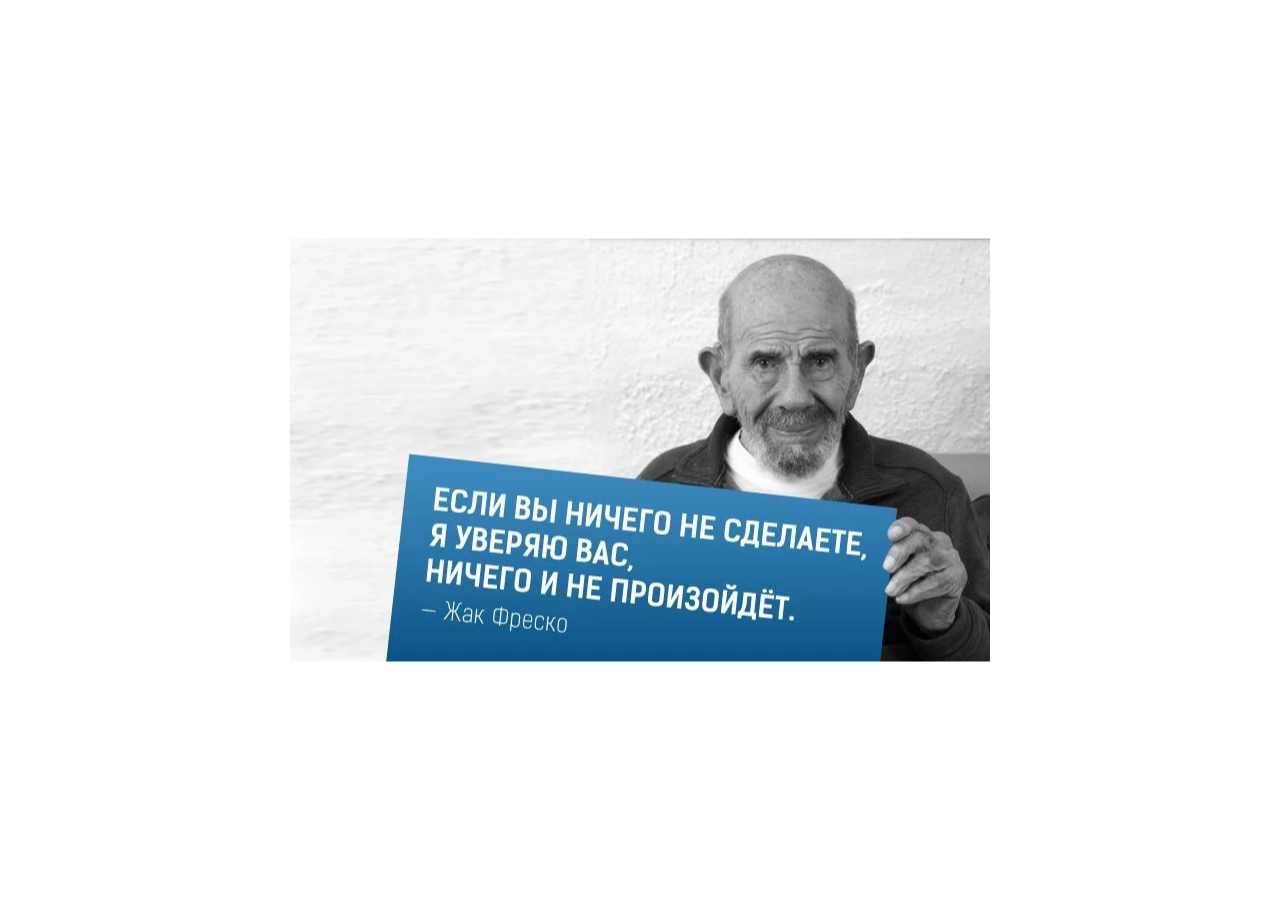
<file: jak.html>
<!DOCTYPE html>
<html lang="en">
<head>
    <meta charset="UTF-8">
    <meta name="viewport" content="width=device-width, initial-scale=1.0">
    <title>Деятельность</title>
    <style>
        img{
            position: absolute;
            left: 50%;
            top: 50%;
            transform: translate(-50%, -50%);
        }
    </style>
</head>
<body>
    <img src="img/Jak.jpg" alt="">
</body>
</html>
</file>
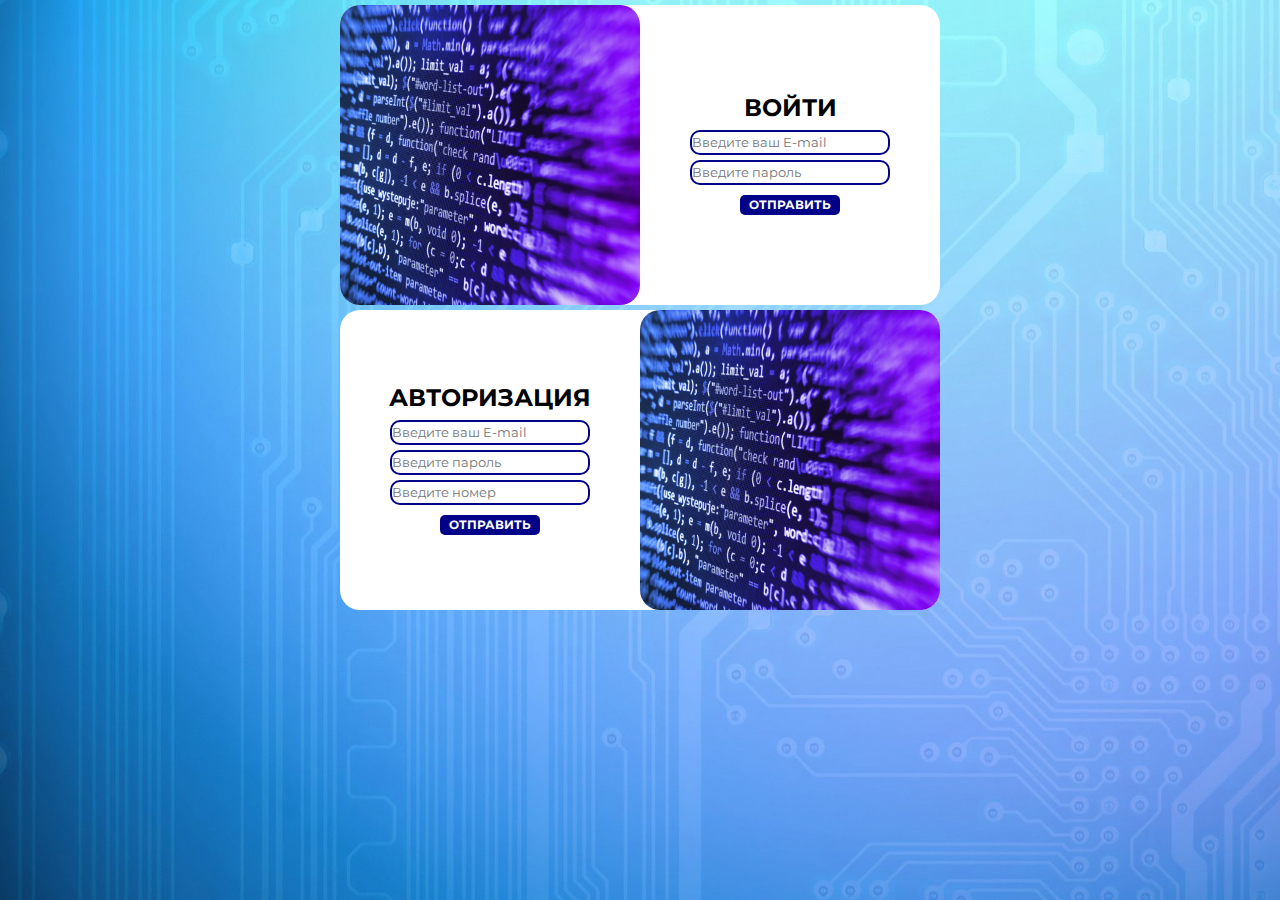
<file: lc.html>
<!DOCTYPE html>
<html lang="en">
<head>
    <meta charset="UTF-8">
    <meta http-equiv="X-UA-Compatible" content="IE=edge">
    <meta name="viewport" content="width=device-width, initial-scale=1.0">
    <link rel="preconnect" href="https://fonts.googleapis.com">
    <link rel="preconnect" href="https://fonts.gstatic.com" crossorigin>
    <link href="https://fonts.googleapis.com/css2?family=Montserrat:wght@400;500;600;700;800;900&display=swap" rel="stylesheet">
    <link rel="stylesheet" href="lc.css">
    <title>Личный кабинет</title>
</head>
<body>
    
    <div class="wrapper">
        
        <main class="main">
            <div class="_container">
                <div class="registr">
                    <div class="main__vhod">
                        <div class="vhod__body">
                            <img src="video/photo_5287588462523960067_y.jpg" alt="" class="vhod__img" width="300px" height="300px">
                            <form action="#" class="vhod">
                                <div class="title">Войти</div>
                                <input type="email" class="vhod__email email" placeholder="Введите ваш E-mail">
                                <input type="password" class="vhod__password password" placeholder="Введите пароль">
                                <button class="vhod__btn btn">
                                    отправить
                                </button>
                            </form>    
                        </div>
                    </div>            
                    <div class="main__reg">
                        <div class="vhod__body">
                            <form action="#" class="reg">
                                <div class="title">Авторизация</div>
                                <input type="email" class="reg__email email" placeholder="Введите ваш E-mail">
                                <input type="password" class="reg__password password" placeholder="Введите пароль">
                                <input type="tel" class="tel" placeholder="Введите номер">
                                <button class="reg__btn btn">
                                    отправить
                                </button>
                            </form>
                            <img src="video/photo_5287588462523960067_y.jpg" alt="" class="vhod__img" width="300px" height="300px">
                        </div>  
                </div>  
            </div>
        </main>
        
    </div>


    <script src="jquery.js"></script>
    <script src="main.js"></script>
</body>
</html>
</file>
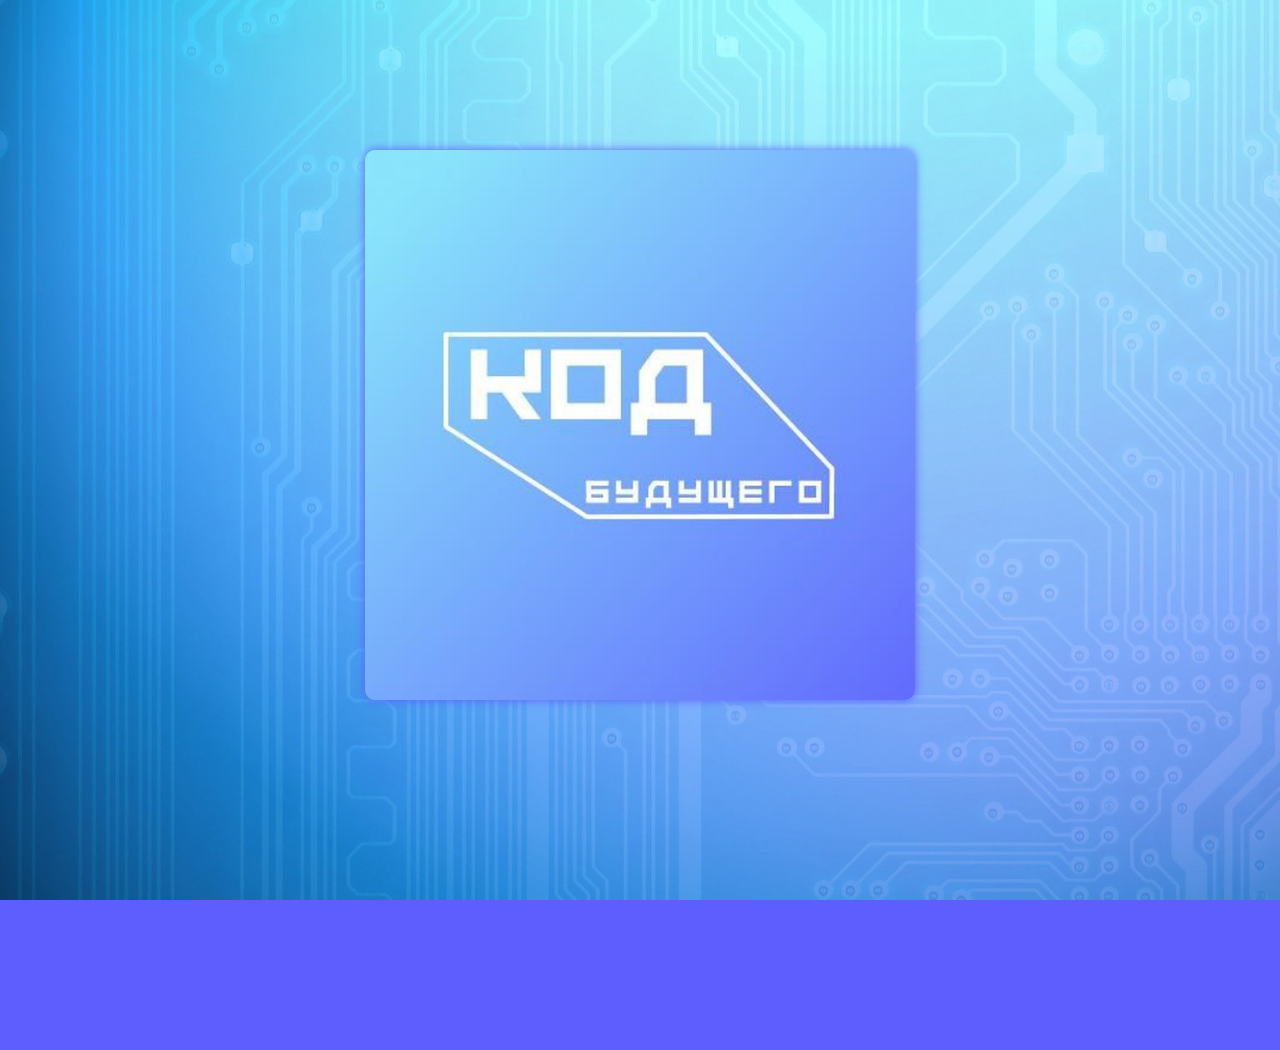
<file: mero.html>
<!DOCTYPE html>
<html lang="en">
<head>
    <meta charset="UTF-8">
    <meta name="viewport" content="width=device-width, initial-scale=1.0">
    <link rel="preconnect" href="https://fonts.googleapis.com">
    <link rel="preconnect" href="https://fonts.gstatic.com" crossorigin>
    <link href="https://fonts.googleapis.com/css2?family=Montserrat:wght@400;500;600;700;800;900&display=swap" rel="stylesheet">
    <link rel="stylesheet" href="mero.css">
    <title>Мероприятия</title>
</head>
<body>
    <main class="main">
        <div class="_container">
            <div class="main__card">
                <div class="card__image"><img src="img/Хакатон.jpg" alt=""></div>
                <div class="card__info">
                    <div class="card__title">Хакатон 2.0</div>
                    <div class="card__subtitle">11 июля состоится вторая часть ХАКАТОН 2.0.<br>Не пропустите главное событие лета! </div>
                </div>
            </div>
        </div>
    </main>
</body>
</html>
</file>
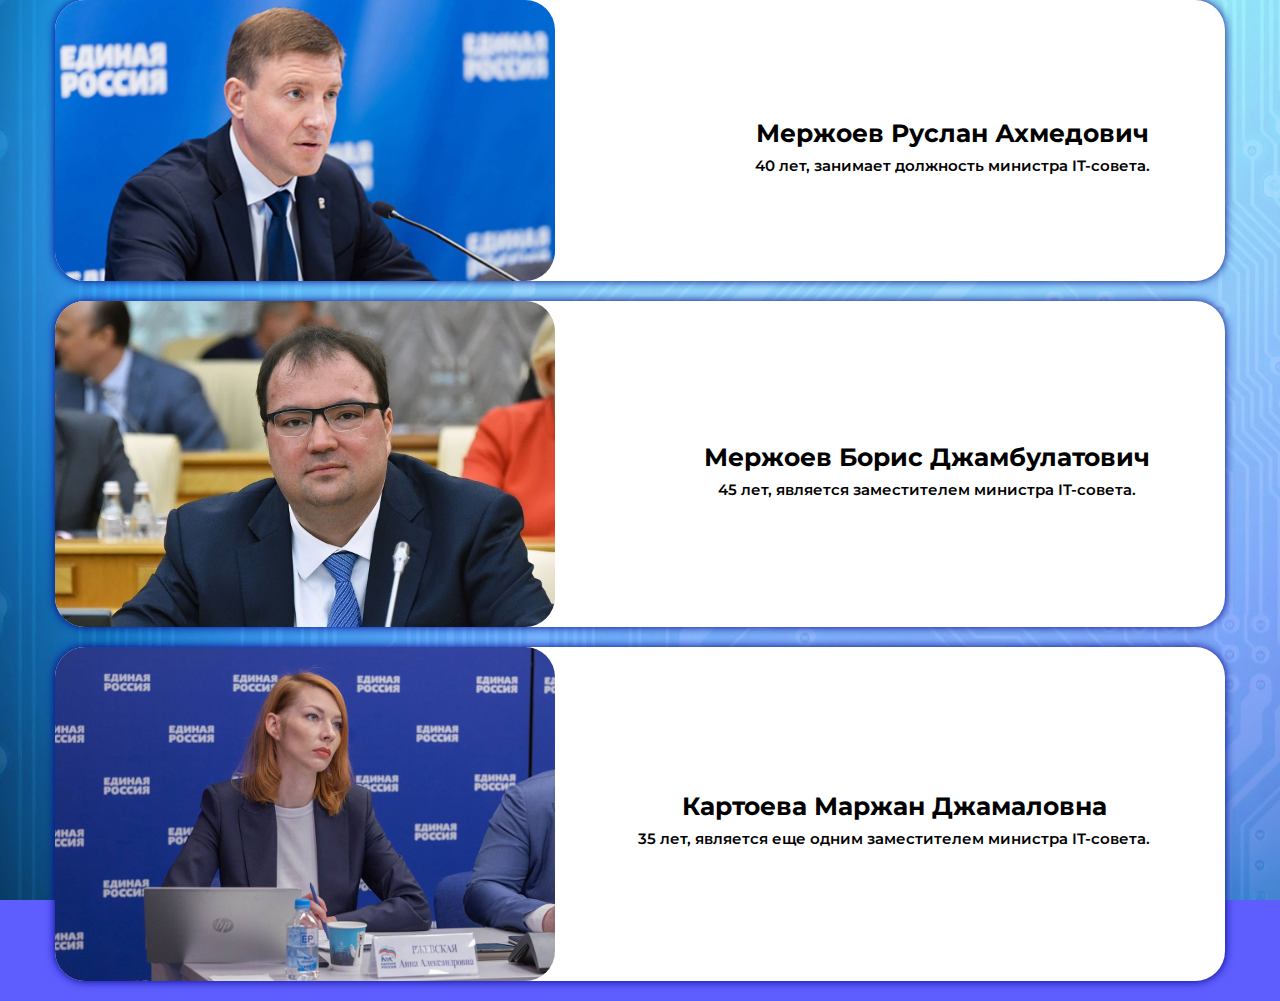
<file: sost.html>
<!DOCTYPE html>
<html lang="en">
<head>
    <meta charset="UTF-8">
    <meta name="viewport" content="width=device-width, initial-scale=1.0">
    <link rel="preconnect" href="https://fonts.googleapis.com">
    <link rel="preconnect" href="https://fonts.gstatic.com" crossorigin>
    <link href="https://fonts.googleapis.com/css2?family=Montserrat:wght@400;500;600;700;800;900&display=swap" rel="stylesheet">
    <link rel="stylesheet" href="sost.css">
    <title>Состав совета</title>
</head>
<body>
    <main class="main">
        <div class="_container">
            <div class="main__blocks">
                <div class="main__persone persone1">
                    <img src="img/persone1.jpg" alt="">
                    <div class="persone__info">
                        <div class="persone__title">Мержоев Руслан Ахмедович</div>
                        <div class="persone__subtitle">40 лет, занимает должность министра IT-совета. </div>
                    </div>    
                </div>
                <div class="main__persone persone2">
                    <img src="img/persone2.jpg" alt="">
                    <div class="persone__info">
                        <div class="persone__title">Мержоев Борис Джамбулатович</div>
                        <div class="persone__subtitle">45 лет, является заместителем министра IT-совета.</div>
                    </div>
                </div>
                <div class="main__persone persone3">
                    <img src="img/persone3.jpg" alt="">
                    <div class="persone__info">
                        <div class="persone__title">Картоева Маржан Джамаловна</div>
                        <div class="persone__subtitle">35 лет, является еще одним заместителем министра IT-совета.</div>
                    </div>
                </div>
            </div>
        </div>
    </main>
</body>
</html>
</file>
<file: lc.css>
*{padding: 0;margin: 0;border: 0;}
*,*:before,*:after{-moz-box-sizing: border-box;-webkit-box-sizing: border-box;box-sizing: border-box;}
:focus,:active{outline: none;}
a:focus,a:active{outline: none;}
nav,footer,header,aside{display: block;}
html,body{height:100%;width:100%;font-size:100%;line-height:1;font-size:14px;-ms-text-size-adjust:100%;-moz-text-size-adjust:100%;-webkit-text-size-adjust:100%;}
input,button,textarea{font-family:inherit;}
input::-ms-clear{display: none;}
button{cursor: pointer;}
button::-moz-focus-inner{padding:0;border:0;}
a,a:visited{text-decoration: none;}
a:hover{text-decoration: none;}
ul li{list-style: none;}
img{vertical-align: top;}
h1,h2,h3,h4,h5,h6{font-size:inherit;font-weight: inherit;}

.alsl{
    opacity: 0;
}

.button{
    transition: .1s linear;
    box-shadow: 0 0 10px rgb(2, 2, 137);
}

.button:hover{
    opacity: .6;
}

body{
    overflow: hidden;
    background: url(img/background.jpg) fixed;
    background-size: cover;
    background-color: rgb(94, 94, 255);
}

.body{
    font-family: 'Montserrat', sans-serif;
    overflow-x: hidden;
}

.dont{
    overflow: hidden;
    color: #000;
}

.wrapper{
    display: flex;
    flex-direction: column;
}
.main{
    flex: 1 1 auto;
}

._container{
    width: 100%;
    max-width: 1200px;
    margin: 0 auto;
    padding: 0 15px;
}


/* HEADER */

.header{
    width: 100%;
    position: fixed;
    z-index: 50;
    background-color: #fff;
}
.header__body{
    display: flex;
    justify-content: space-between;
    align-items: center;
    min-height: 80px;
}
.header__image{
    flex: 0 75px;
}
.header__image img{
    width: 100%;
}
.header__title{
    text-transform: uppercase;
    font-family: Montserrat;
    font-size: 24px;
    font-weight: 700;
}
.header__burger{
    width: 30px;
    height: 18px;
    display: flex;
    align-items: center;
    justify-content: center;
    position: relative;
    cursor: pointer;
}
.header__burger span{
    width: 100%;
    height: 2px;
    background-color: #000;
}
.header__burger:before{
    content: '';
    position: absolute;
    top: 0;
    height: 2px;
    width: 100%;
    background: #000;
}
.header__burger:after{
    content: '';
    position: absolute;
    bottom: 0;
    height: 2px;
    width: 100%;
    background: #000;
}
.header__nav{
    height: 100%;
    width: 150px;
    position: fixed;
    right: -150px;
    background: rgb(2, 2, 137);
    z-index: 51;
    transition: .2s linear;
}
.header__list{
    display: flex;
    flex-direction: column;
    justify-content: space-around;
    height: 100%;
    align-items: center;
    text-align: center;
}
.header__link{
    color: #fff;
    font-family: Montserrat;
    position: relative;
}
.header__link:after{
    content: '';
    width: 100%;
    height: 1px;
    background: #fff;
    position: absolute;
    left: 0;
    bottom: 0;
    transition: .1s linear;
    opacity: 0;
}

.header__link:hover::after{
    opacity: 1;
}

.open{
    right: 0;
}

.nav__krest{
    position: absolute;
    display: flex;
    justify-content: center;
    align-items: center;
    cursor: pointer;
    width: 30px;
    height: 30px;
}
.nav__krest:before{
    content: '';
    position: absolute;
    width: 20px;
    height: 2px;
    background-color: #fff;
    left: 10px;
    top: 20px;
    transform: rotate(45deg);
}
.nav__krest:after{
    content: '';
    position: absolute;
    width: 20px;
    height: 2px;
    background-color: #fff;
    left: 10px;
    top: 20px;
    transform: rotate(-45deg);
}


.header__van{
    background: rgb(2, 2, 137);
    color: #fff;
    font-family: Montserrat;
    text-transform: uppercase;
    font-weight: 700;
}

/* MAIN */




.registr{
    display: flex;
    flex-direction: column;
    width: 100%;
    height: 100%;
    align-items: center;
}
.main__vhod{
    margin-top: 5px;
    width: 600px;
    height: 300px;
    background: #fff;
    border-radius: 20px;
}
.main__reg{
    width: 600px;
    height: 300px;
    background: #fff;
    border-radius: 20px;
    margin-top: 5px;
}
.vhod__body{
    display: flex;
    justify-content: space-between;
}
.vhod__img{
    border-radius: 20px;
}
.reg{
    display: flex;
    flex-direction: column;
    justify-content: center;
    align-items: center;
    text-align: center;
    width: 50%;
}
.vhod{
    display: flex;
    flex-direction: column;
    justify-content: center;
    align-items: center;
    text-align: center;
    width: 50%;
}

.email{
    width: 200px;
    height: 25px;
    border: solid 2px rgb(2, 2, 137);
    border-radius: 10px;
    font-family: Montserrat;
    margin-top: 10px;
}
.password{
    width: 200px;
    height: 25px;
    border: solid 2px rgb(2, 2, 137);
    border-radius: 10px;
    margin-top: 5px;
    font-family: Montserrat;
}
.tel{
    width: 200px;
    height: 25px;
    border: solid 2px rgb(2, 2, 137);
    border-radius: 10px;
    margin-top: 5px;
    font-family: Montserrat;
}

.btn{
    width: 100px;
    height: 20px;
    background: rgb(2, 2, 137);
    color: #fff;
    font-size: 12px;
    font-weight: 700;
    margin-top: 10px;
    border-radius: 5px;
    font-family: Montserrat;
    text-transform: uppercase;
    transition: .1s linear;
}
.btn:hover{
    box-shadow: 0 0 10px rgb(2, 2, 137);
}

.title{
    text-transform: uppercase;
    font-family: Montserrat;
    font-size: 24px;
    font-weight: 700;
}
</file>
<file: mero.css>
*{padding: 0;margin: 0;border: 0;}
*,*:before,*:after{-moz-box-sizing: border-box;-webkit-box-sizing: border-box;box-sizing: border-box;}
:focus,:active{outline: none;}
a:focus,a:active{outline: none;}
nav,footer,header,aside{display: block;}
html,body{height:100%;width:100%;font-size:100%;line-height:1;font-size:14px;-ms-text-size-adjust:100%;-moz-text-size-adjust:100%;-webkit-text-size-adjust:100%;}
input,button,textarea{font-family:inherit;}
input::-ms-clear{display: none;}
button{cursor: pointer;}
button::-moz-focus-inner{padding:0;border:0;}
a,a:visited{text-decoration: none;}
a:hover{text-decoration: none;}
ul li{list-style: none;}
img{vertical-align: top;}
h1,h2,h3,h4,h5,h6{font-size:inherit;font-weight: inherit;}

body{
    overflow: hidden;
    background: url(img/background.jpg) fixed;
    background-size: cover;
    background-color: rgb(94, 94, 255);
}

._container{
    width: 100%;
    max-width: 1200px;
    margin: 0 auto;
    padding: 0 15px;
}


/* MAIN */



.main__card{
    position: relative;
    width: 550px;
    height: 550px;
    border-radius: 10px;
    margin: 0 auto;
    margin-top: 150px;
}
.card__image,
.card__info{
    backface-visibility: hidden;
    position: absolute;
    left: 0;
    top: 0;
}
.card__image{
    transition: .3s linear;
    box-shadow: 0 0 10px rgb(94, 94, 255);
}
.card__image img,
.card__image{
    width: 550px;
    border-radius: 10px;
}
.card__info{
    display: flex;
    flex-direction: column;
    align-items: center;
    justify-content: center;
    min-height: 100%;
    width: 100%;
    text-align: center;
    background-color: rgb(94, 94, 255);
    border-radius: 10px;
    transform: rotateY(180deg);
    transition: .3s linear;
    box-shadow: 0 0 10px rgb(94, 94, 255);
}
.card__title{
    text-transform: uppercase;
    font-family: Montserrat;
    font-size: 24px;
    font-weight: 700;
    color: #fff;
}
.card__subtitle{
    font-family: Montserrat;
    font-size: 14px;
    font-weight: 700;
    color: #fff;
    margin-top: 10px;
}
.main__card:hover
.card__image{
    transform: rotateY(180deg);
}
.main__card:hover
.card__info{
    transform: rotateY(360deg);
}
</file>
<file: sost.css>
*{padding: 0;margin: 0;border: 0;}
*,*:before,*:after{-moz-box-sizing: border-box;-webkit-box-sizing: border-box;box-sizing: border-box;}
:focus,:active{outline: none;}
a:focus,a:active{outline: none;}
nav,footer,header,aside{display: block;}
html,body{height:100%;width:100%;font-size:100%;line-height:1;font-size:14px;-ms-text-size-adjust:100%;-moz-text-size-adjust:100%;-webkit-text-size-adjust:100%;}
input,button,textarea{font-family:inherit;}
input::-ms-clear{display: none;}
button{cursor: pointer;}
button::-moz-focus-inner{padding:0;border:0;}
a,a:visited{text-decoration: none;}
a:hover{text-decoration: none;}
ul li{list-style: none;}
img{vertical-align: top;}
h1,h2,h3,h4,h5,h6{font-size:inherit;font-weight: inherit;}

body{
    overflow-x: hidden;
    background: url(img/background.jpg) fixed;
    background-size: cover;
    background-color: rgb(94, 94, 255);
}

._container{
    width: 100%;
    max-width: 1200px;
    margin: 0 auto;
    padding: 0 15px;
}


/* MAIN */



.main__blocks{
    display: flex;
    flex-direction: column;
}
.main__persone img{
    width: 500px;
    border-radius: 30px;
}
.main__persone{
    display: flex;
    justify-content: space-between;
    width: 100%;
    align-items: center;
    background: #fff;
    box-shadow: 0 0 10px rgb(2, 2, 137);
    border-radius: 30px;
    margin-bottom: 20px;
}

.persone__info{
    display: flex;
    flex-direction: column;
    text-align: center;
    margin-right: 75px;
}
.persone__title{
    font-size: 25px;
    font-weight: 700;
    font-family: Montserrat;
    line-height: 50px;
}
.persone__subtitle{
    font-size: 15px;
    font-weight: 600;
    font-family: Montserrat;
    
}
</file>
